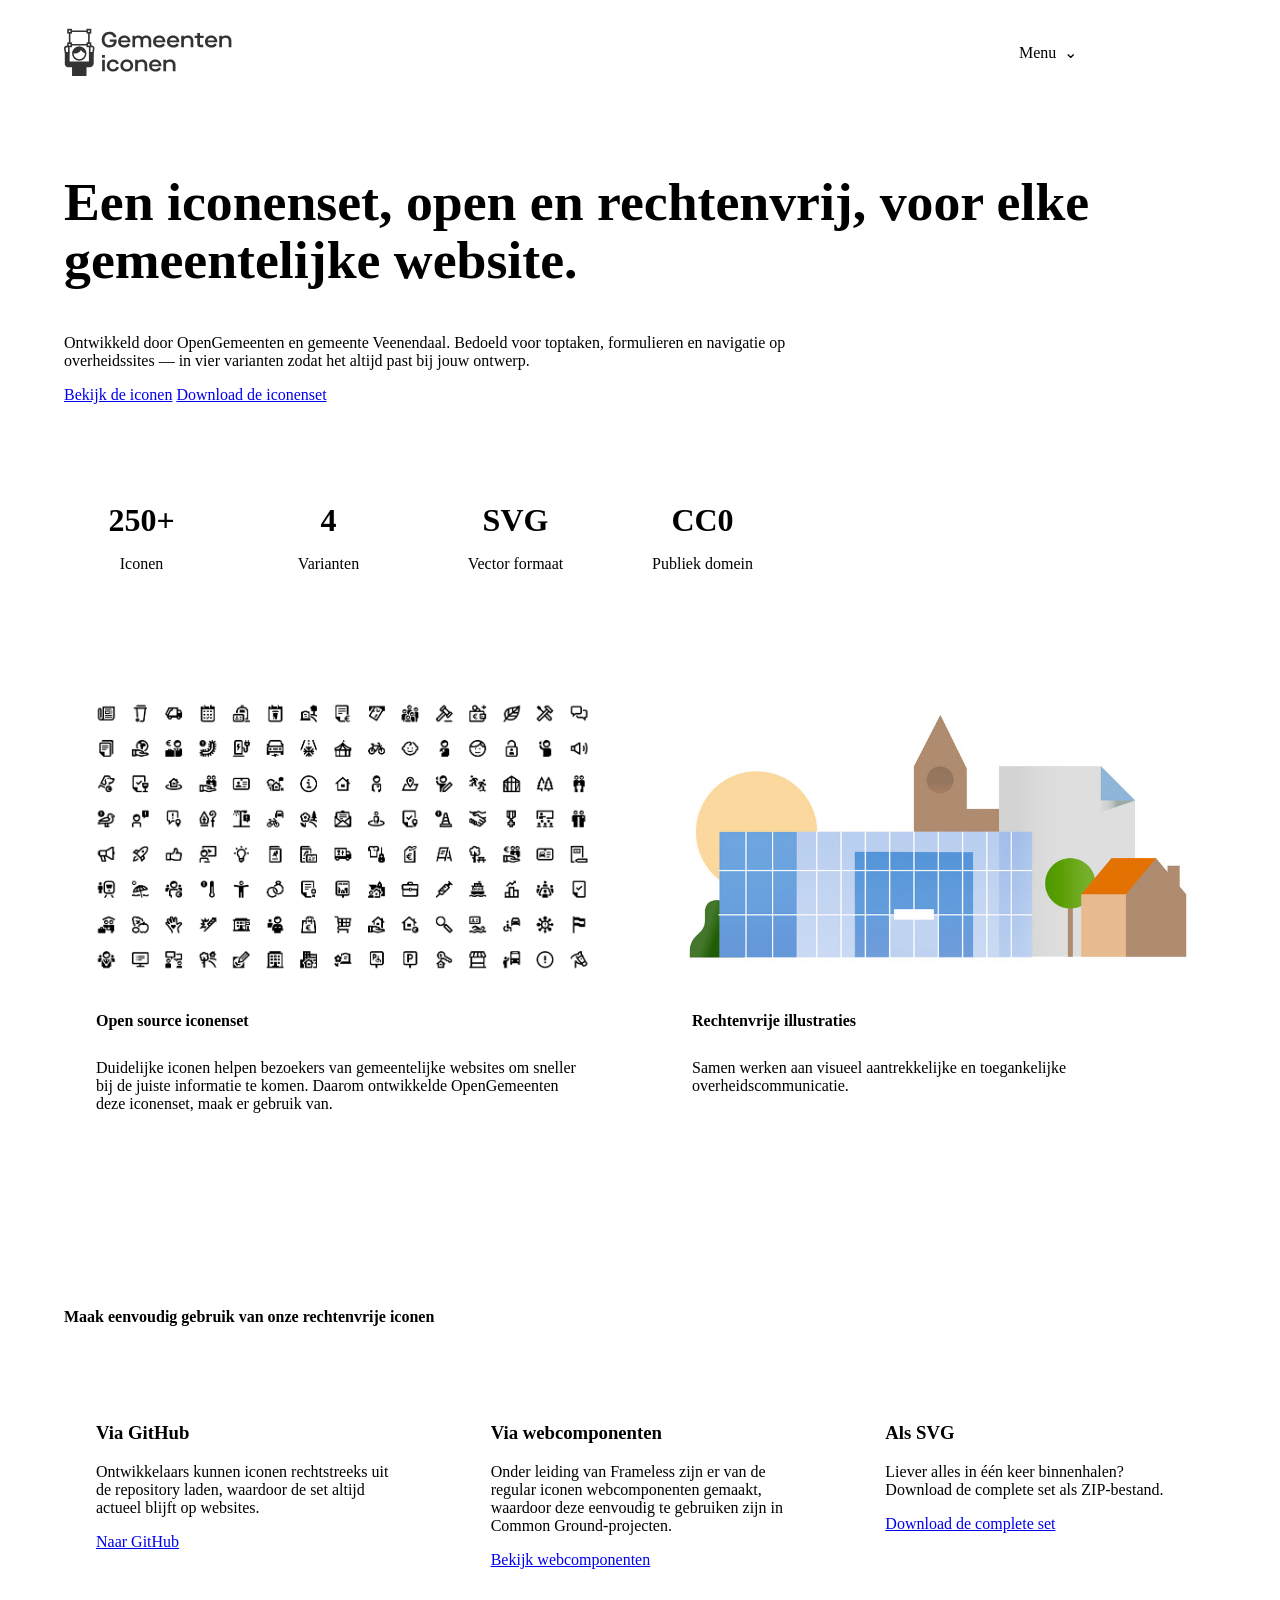
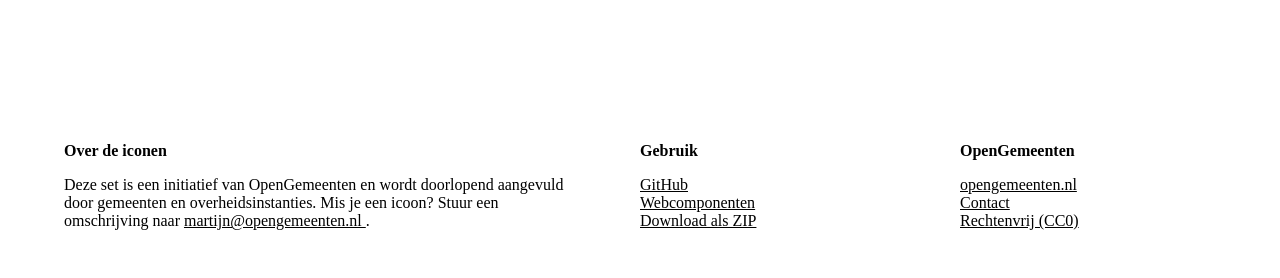
<file: index.html>
<!DOCTYPE html>
<html lang="nl">

<head>
    <meta charset="UTF-8">
    <meta name="viewport" content="width=device-width, initial-scale=1.0">

    <title>GemeentenIconen</title>

    <!-- Gezamenlijke externe stylesheet -->
    <link rel="stylesheet" href="https://sophieediepenmaat.github.io/look-and-feel-styleguide/styleguide.css">

    <!-- Pagina-specifieke stylesheet -->
    <link rel="stylesheet" href="styles/home.css">

</head>

<body>

    <!-- Header -->
    <header class="header">

        <nav class="nav">

            <!-- Logo -->
            <a href="index.html" class="logo">
                <img src="assets/logo.svg" alt="GemeentenIconen">
            </a>

            <!-- Menu -->
            <details class="menu">

                <summary>Menu</summary>

                <ul class="nav-list">

                    <li class="nav-item">
                        <a href="iconen.html">Iconen</a>
                    </li>

                    <li class="nav-item">
                        <a href="illustraties.html">Illustraties</a>
                    </li>

                    <li class="nav-item">
                        <a href="doe-mee.html">Doe mee</a>
                    </li>

                    <li class="nav-item">
                        <a href="rechtenvrij.html">Rechtenvrij</a>
                    </li>

                    <li class="nav-item">
                        <a href="credits.html">Credits</a>
                    </li>

                </ul>

            </details>

            <!-- Download -->
            <a href="#download" class="nav-download">
                Download
            </a>

        </nav>

    </header>

    <!-- Hero -->
    <section class="hero">

        <h1>
            Een iconenset,
            <span>open en rechtenvrij</span>,
            voor elke gemeentelijke website.
        </h1>

        <p>
            Ontwikkeld door OpenGemeenten en gemeente Veenendaal.
            Bedoeld voor toptaken, formulieren en navigatie op overheidssites
            — in vier varianten zodat het altijd past bij jouw ontwerp.
        </p>

        <a href="iconen.html">Bekijk de iconen</a>

        <a href="download.html">Download de iconenset</a>

    </section>

    <!-- Kenmerken -->
    <section class="features">

        <article>
            <h2>250+</h2>
            <p>Iconen</p>
        </article>

        <article>
            <h2>4</h2>
            <p>Varianten</p>
        </article>

        <article>
            <h2>SVG</h2>
            <p>Vector formaat</p>
        </article>

        <article>
            <h2>CC0</h2>
            <p>Publiek domein</p>
        </article>

    </section>

    <!-- Iconen en illustraties -->
    <section class="content-options">

        <!-- Iconen -->
        <article class="option option-icons">

            <img src="assets/iconenset-overzicht.png" alt="Overzicht van de iconenset">

            <div class="option-text">
                <h2>Open source iconenset</h2>

                <p>
                    Duidelijke iconen helpen bezoekers van gemeentelijke websites
                    om sneller bij de juiste informatie te komen.
                    Daarom ontwikkelde OpenGemeenten deze iconenset, maak er gebruik van.
                </p>

                <a href="iconen.html">
                    Bekijk de iconen
                </a>
            </div>

        </article>

        <!-- Illustraties -->
        <article class="option option-illustrations">

            <img src="assets/Illustraties.jpg" alt="Overzicht van de rechtenvrije illustraties">

            <div class="option-text">
                <h2>Rechtenvrije illustraties</h2>

                <p>
                    Samen werken aan visueel aantrekkelijke en toegankelijke overheidscommunicatie.
                </p>

                <a href="illustraties.html">
                    Bekijk de illustraties
                </a>
            </div>

        </article>

    </section>

    <!-- Downloadmogelijkheden -->
    <section class="download-options" id="download">

        <h2>Maak eenvoudig gebruik van onze rechtenvrije iconen</h2>

        <!-- GitHub -->
        <article>
            <h3>Via GitHub</h3>

            <p>
                Ontwikkelaars kunnen iconen rechtstreeks uit de repository laden,
                waardoor de set altijd actueel blijft op websites.
            </p>

            <a href="download.html">
                Naar GitHub
            </a>
        </article>


        <!-- Webcomponenten -->
        <article>
            <h3>Via webcomponenten</h3>

            <p>
                Onder leiding van Frameless zijn er van de regular iconen
                webcomponenten gemaakt, waardoor deze eenvoudig te gebruiken zijn
                in Common Ground-projecten.
            </p>

            <a href="download.html">
                Bekijk webcomponenten
            </a>
        </article>


        <!-- SVG -->
        <article>
            <h3>Als SVG</h3>

            <p>
                Liever alles in één keer binnenhalen?
                Download de complete set als ZIP-bestand.
            </p>

            <a href="download.html">
                Download de complete set
            </a>
        </article>

    </section>

    <!-- Footer -->
    <footer class="footer">

        <!-- Over de iconen -->
        <section class="footer-section">
            <h2>Over de iconen</h2>

            <p>
                Deze set is een initiatief van OpenGemeenten
                en wordt doorlopend aangevuld door gemeenten en
                overheidsinstanties. Mis je een icoon? Stuur een
                omschrijving naar
                <a href="mailto:martijn@opengemeenten.nl">
                    martijn@opengemeenten.nl
                </a>.
            </p>
        </section>


        <!-- Gebruik -->
        <section class="footer-section">
            <h2>Gebruik</h2>

            <ul>
                <li>
                    <a href="download.html">GitHub</a>
                </li>

                <li>
                    <a href="download.html">Webcomponenten</a>
                </li>

                <li>
                    <a href="download.html">Download als ZIP</a>
                </li>
            </ul>
        </section>


        <!-- OpenGemeenten -->
        <section class="footer-section">
            <h2>OpenGemeenten</h2>

            <ul>
                <li>
                    <a href="https://www.opengemeenten.nl">opengemeenten.nl</a>
                </li>

                <li>
                    <a href="doe-mee.html">Contact</a>
                </li>

                <li>
                    <a href="rechtenvrij.html">Rechtenvrij (CC0)</a>
                </li>
            </ul>
        </section>

    </footer>

</body>

</html>
</file>
<file: styles/home.css>
/* ========================================
   HOMEPAGE
   ======================================== */

/* ALGEMEEN */

* {
    box-sizing: border-box;
}

body {
    margin: 0;
    font-family: var(--font-body);
}

/* Alle gewone tekst Arial */
p, a, button, summary, li {
    font-family: var(--font-body);
}

/* Koppen Gelasio */
h1, h2, h3, h4, h5, h6 {
    font-family: var(--font-family);
}

/* Gelijke paginabreedte */
.nav,
.hero,
.features,
.content-options,
.download-options {
    width: calc(100% - 8rem);
    max-width: 1520px;
    margin-left: auto;
    margin-right: auto;
}


/* ========================================
   HEADER
   ======================================== */

.header {
    background-color: var(--accent-color-lighter);
    padding: 1.25rem 0;
}

.nav {
    display: flex;
    align-items: center;
    gap: 1.5rem;
}

.logo {
    margin-right: auto;
}

.logo img {
    width: 180px;
    height: auto;
    display: block;
}

.menu {
    position: relative;
}

.menu summary {
    padding: 0.75rem 1rem;
    list-style: none;
    cursor: pointer;
}

.menu summary::-webkit-details-marker {
    display: none;
}

.menu summary::after {
    content: "⌄";
    margin-left: 0.5rem;
}

.nav-list {
    position: absolute;
    z-index: 10;
    top: calc(100% + 0.5rem);
    left: 50%;
    transform: translateX(-50%);
    min-width: 200px;
    padding: 0.75rem;
    list-style: none;
    background: var(--background);
    border-radius: 3px;
    box-shadow: var(--shadow);
}

.nav-item a {
    display: block;
    padding: 0.75rem 1rem;
}

.nav-item a:hover {
    background: var(--accent-color-lighter);
}

.nav-download {
    display: inline-block;
    padding: 10px 16px;
    background: var(--accent-color);
    color: white;
    border: 1px solid var(--accent-color);
    border-radius: 3px;
    text-decoration: none;
}

.nav-download:hover {
    background: var(--accent-color-light);
    border-color: var(--accent-color-light);
    color: white;
}


/* ========================================
   HERO
   ======================================== */

.hero {
    padding: 1.5rem 0 2rem;
}

.hero h1 {
    font-size: clamp(2.5rem, 4.2vw, 4.8rem);
    line-height: 1.08;
    max-width: 1400px;
}

.hero h1 span {
    color: var(--accent-color);
}

.hero p {
    max-width: 800px;
}


/* ========================================
   KENMERKEN
   ======================================== */

.features {
    padding: 2rem 0;
    display: flex;
    gap: 2rem;
}

.features article {
    width: 155px;
    height: 155px;
    flex: 0 0 155px;
    display: flex;
    flex-direction: column;
    justify-content: center;
    align-items: center;
    background: var(--accent-color-lighter);
    border-radius: 50%;
    text-align: center;
}

.features h2 {
    font-size: 2rem;
    margin: 0;
}


/* ========================================
   ICONEN EN ILLUSTRATIES
   ======================================== */

.content-options {
    padding: 2rem 0;
    display: grid;
    grid-template-columns: repeat(2, 1fr);
    gap: 2.5rem;
}

.content-options article {
    display: flex;
    flex-direction: column;
    overflow: hidden;
    background: var(--background);
    border-radius: 12px;
}

.content-options img {
    width: 100%;
    height: 300px;
    object-fit: cover;
}

.option-text {
    padding: 0.75rem 2rem 2rem;
    display: flex;
    flex-direction: column;
    flex: 1;
}

.content-options h2 {
    font-size: var(--font-size-h2);
}

/* Knoppen in de grote kaarten */
.option-text a {
    display: inline-block;
    align-self: flex-start;
    margin-top: auto;
    padding: 10px 16px;
    background: var(--accent-color);
    color: white;
    border: 1px solid var(--accent-color);
    border-radius: 3px;
    text-decoration: none;
}

.option-text a:hover {
    background: var(--accent-color-light);
    border-color: var(--accent-color-light);
    color: white;
}


/* ========================================
   DOWNLOADMOGELIJKHEDEN
   ======================================== */

.download-options {
    padding: 4rem 0;
    display: grid;
    grid-template-columns: repeat(3, 1fr);
    gap: 2rem;
}

.download-options h2 {
    grid-column: 1 / -1;
    font-size: var(--font-size-h2);
}

.download-options article {
    padding: 2rem;
    background: var(--accent-color-lighter);
    border-radius: 12px;
}


/* ========================================
   FOOTER
   ======================================== */

.footer {
    padding: 4rem max(4rem, calc((100% - 1520px) / 2)) 2rem;
    display: grid;
    grid-template-columns: 2fr 1fr 1fr;
    gap: 4rem;
    background-color: var(--accent-color-lighter);
    color: var(--primary-text);
}

.footer-section h2 {
    font-size: var(--font-size-h3);
    color: var(--primary-text);
}

.footer-section p {
    color: var(--primary-text);
}

.footer-section ul {
    list-style: none;
    padding: 0;
}

.footer-section a {
    color: var(--accent-color);
}

.footer-section a:hover {
    color: var(--accent-color-light);
}


/* ========================================
   RESPONSIVE
   ======================================== */

@media (max-width: 768px) {

    .nav,
    .hero,
    .features,
    .content-options,
    .download-options {
        width: calc(100% - 3rem);
    }

    .header {
        padding: 1rem 0;
    }

    .nav {
        gap: 0.5rem;
    }

    .logo img {
        width: 140px;
    }

    .nav-download {
        padding: 0.6rem 1rem;
    }

    .hero {
        padding: 2rem 0;
    }

    .hero h1 {
        font-size: clamp(2rem, 10vw, 3rem);
    }

    .features {
        padding: 2rem 0;
        display: grid;
        grid-template-columns: repeat(2, 140px);
        justify-content: center;
        gap: 1.5rem;
    }

    .content-options {
        padding: 3rem 0;
        grid-template-columns: 1fr;
        gap: 1.5rem;
    }

    .content-options img {
        height: 220px;
    }

    .download-options {
        padding: 3rem 0;
        grid-template-columns: 1fr;
        gap: 1.5rem;
    }

    .download-options > h2,
    .download-options > p {
        grid-column: 1;
    }

    .footer {
        padding: 3rem 1.5rem 1.5rem;
        grid-template-columns: 1fr;
        gap: 2rem;
    }

    .footer-section p {
        max-width: none;
    }

    .footer-section h2 {
        margin-bottom: 0.75rem;
    }
}
</file>
